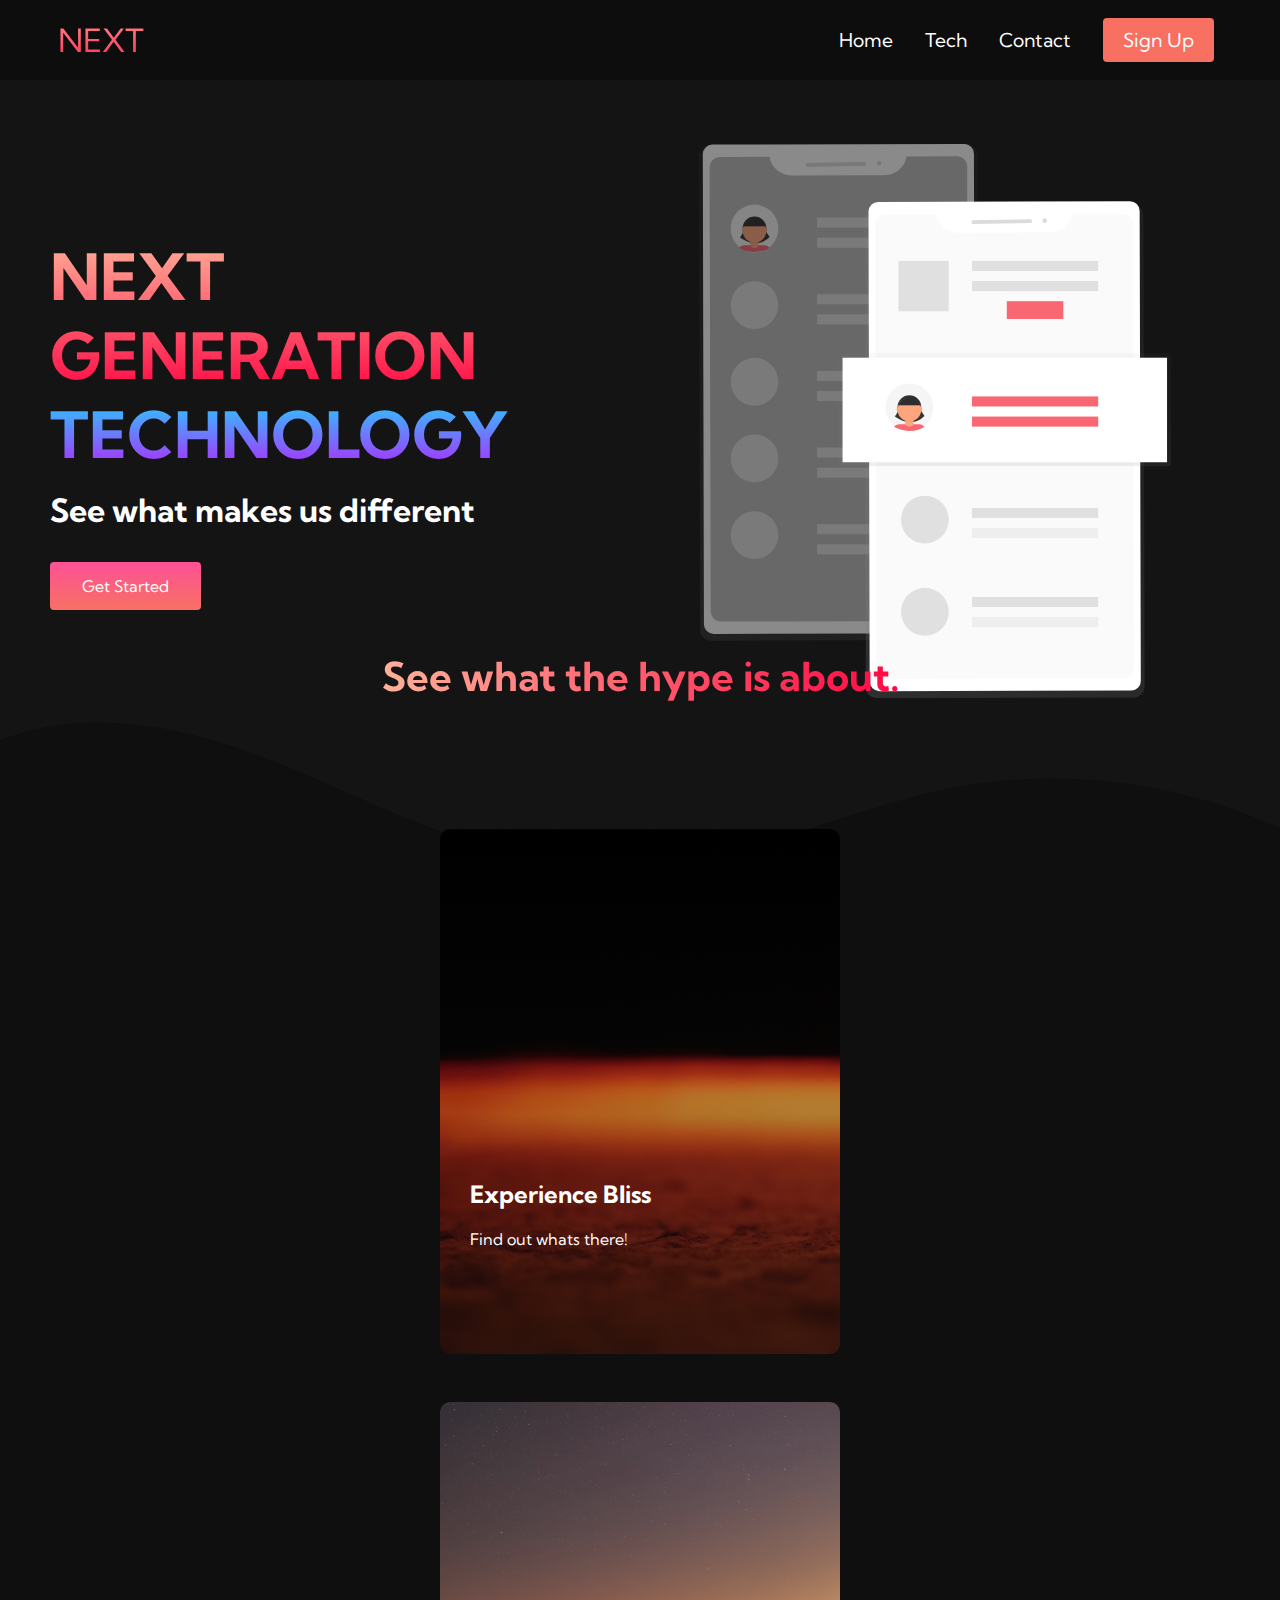
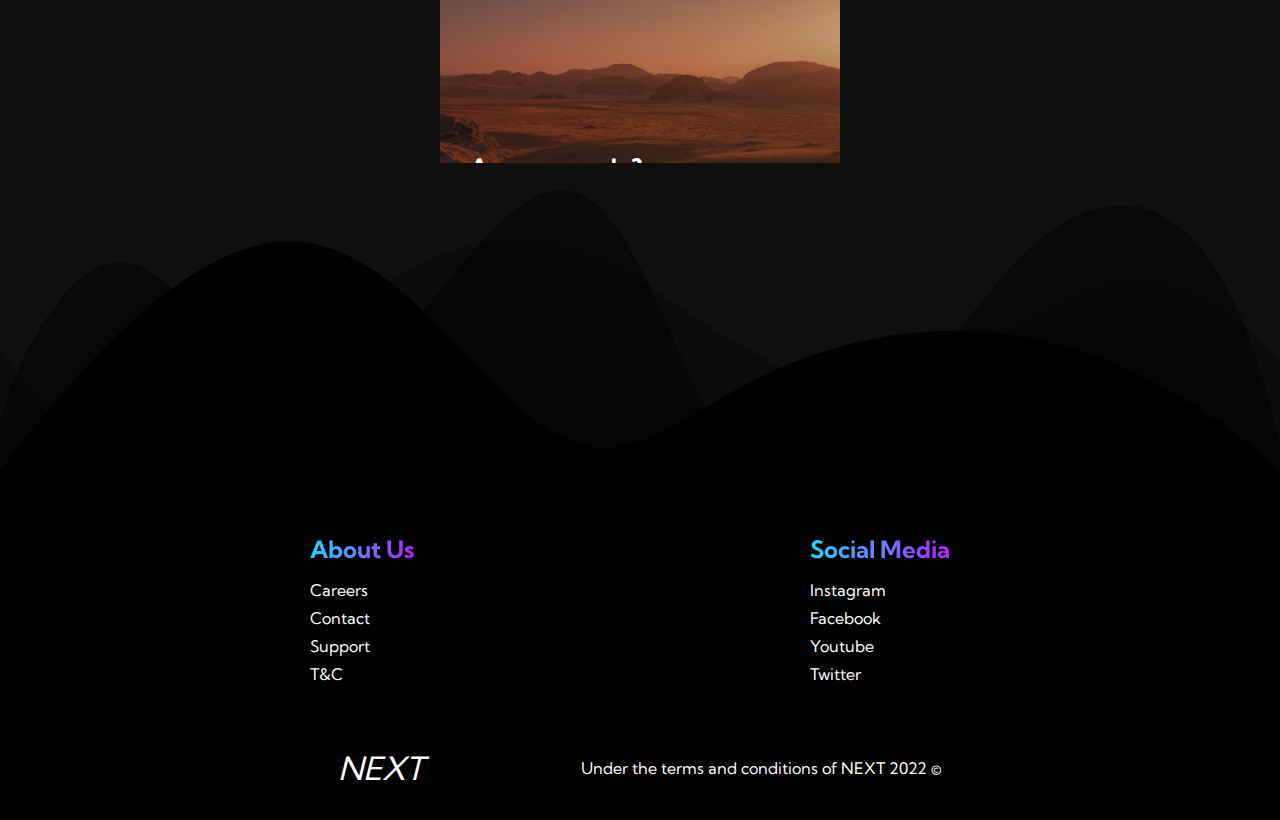
<file: index.html>
<!DOCTYPE html>
<html lang="en">
    <head>
        <meta charset="UTF-8">
        <meta name="viewport"
        content="width=device-width,
        initial-scale=0.1">
        <title>NEXT Website</title>
        <link rel="stylesheet" href="styles.css" />
        <link rel="stylesheet" href="https://use.fontawesome.com/releases/v5.14.0/css/all.css"
        integrity="sha384-HzLeBuhoNPvSl5KYnjx0BT+WB0QEEqLprO+NBkkk5gbc67FTaL7XIGa2w1L0Xbgc" crossorigin="anonymous" />
        <link href="https://fonts.googleapis.com/css2?family=Kumbh+Sans:wght@400;700&display=swap" rel="stylesheet" />
    </head>
    <body>
        <!-- Navbar Section -->
        <nav class="navbar">
            <div class="navbar__container">
                <a href="/" id="navbar__logo"><i class="fas fa-gem"></i>  NEXT</a>
                <div class="navbar__toggle" id="mobile-menu">
                    <span class="bar"></span>
                    <span class="bar"></span>
                    <span class="bar"></span>
                </div>
                <ul class="navbar__menu">
                    <li class="navbar__item">
                        <a href="/" class="navbar__links"> Home </a>
                    </li>
                    <li class="navbar__item">
                        <a href="/tech.html" class="navbar__links"> Tech </a>
                    </li>
                    <li class="navbar__item">
                        <a href="contact.html" class="navbar__links"> Contact </a>
                    </li>
                    <li class="navbar__btn">
                        <a href="signup.html" class="button">Sign Up</a>
                    </li>
                </ul>
            </div>
        </nav>
        <!--Hero Sec-->
        <div class="main">
            <div class="main__container">
                <div class="main__content">
                    <h1>NEXT GENERATION</h1>
                    <h2>TECHNOLOGY</h2>
                    <p>See what makes us different</p>
                    <button class="main__btn"><a href="/">Get Started</a></button>
                </div>
                <div class="main__img--container">
                        <img src="images/pic1.svg" alt="pic1" id="main__img">
                    </div>
                    
            </div>
        </div>
        <div class="wave">
            <svg data-name="Layer 1" xmlns="http://www.w3.org/2000/svg" viewBox="0 0 1200 120" preserveAspectRatio="none">
                <path d="M321.39,56.44c58-10.79,114.16-30.13,172-41.86,82.39-16.72,168.19-17.73,250.45-.39C823.78,31,906.67,72,985.66,92.83c70.05,18.48,146.53,26.09,214.34,3V0H0V27.35A600.21,600.21,0,0,0,321.39,56.44Z" class="shape-fill"></path>
            </svg>
        </div>
        <!--Services-->
        <div class="services">
            <h1>See what the hype is about.</h1>
            <!-- row row-cols-1 row-cols-sm-2 row-cols-md-3 g-3 -->
            <div class="service__container ">
                <div class="services__card">
                    <h2>Experience Bliss</h2>
                    <p>Find out whats there!</p>
                </div>
                <div class="services__card">
                    <h2>Are you ready?</h2>
                    <p>Take the leap</p>
                </div>
            </div>
        </div>
        <div class="wave2">
            <svg data-name="Layer 1" xmlns="http://www.w3.org/2000/svg" viewBox="0 0 1200 120" preserveAspectRatio="none">
                <path d="M0,0V46.29c47.79,22.2,103.59,32.17,158,28,70.36-5.37,136.33-33.31,206.8-37.5C438.64,32.43,512.34,53.67,583,72.05c69.27,18,138.3,24.88,209.4,13.08,36.15-6,69.85-17.84,104.45-29.34C989.49,25,1113-14.29,1200,52.47V0Z" opacity=".25" class="shape-fill"></path>
                <path d="M0,0V15.81C13,36.92,27.64,56.86,47.69,72.05,99.41,111.27,165,111,224.58,91.58c31.15-10.15,60.09-26.07,89.67-39.8,40.92-19,84.73-46,130.83-49.67,36.26-2.85,70.9,9.42,98.6,31.56,31.77,25.39,62.32,62,103.63,73,40.44,10.79,81.35-6.69,119.13-24.28s75.16-39,116.92-43.05c59.73-5.85,113.28,22.88,168.9,38.84,30.2,8.66,59,6.17,87.09-7.5,22.43-10.89,48-26.93,60.65-49.24V0Z" opacity=".5" class="shape-fill"></path>
                <path d="M0,0V5.63C149.93,59,314.09,71.32,475.83,42.57c43-7.64,84.23-20.12,127.61-26.46,59-8.63,112.48,12.24,165.56,35.4C827.93,77.22,886,95.24,951.2,90c86.53-7,172.46-45.71,248.8-84.81V0Z" class="shape-fill"></path>
            </svg>
        </div>
        <!--    Footer -->
        <div class="footer__container">
            <div class="footer__links">
                <div class="footer__link--wrapper">
                    <div class="footer__link--items">
                      <h2>About Us</h2>
                      <a href="/">Careers</a>
                      <a href="/">Contact</a> 
                      <a href="/">Support</a> 
                      <a href="/">T&C</a>
                    </div>
                </div>
                <div class="footer__link--wrapper">
                    <div class="footer__link--items">
                      <h2>Social Media</h2>
                      <a href="/"><i class="fab fa-instagram"></i>  Instagram</a>
                      <a href="/"> <i class="fab fa-facebook-f"></i>    Facebook</a>
                      <a href="/"> <i class="fab fa-youtube"></i>   Youtube</a> 
                      <a href="/"><i class="fab fa-twitter"></i>    Twitter</a>
                    </div>
                </div>
            </div>
            <div class="social__media">
                <div class="social__media--wrap">
                    <div class="footer__logo">
                        <a href="/" id="footer__logo"><i class="fas fa-gem">NEXT</i></a>
                    </div>
                    <p class="website__rights">Under the terms and conditions of NEXT 2022 &copy;</p>
                </div>
            </div>
        </div>
        <script src="app.js"></script>
    </body>
</html>
</file>
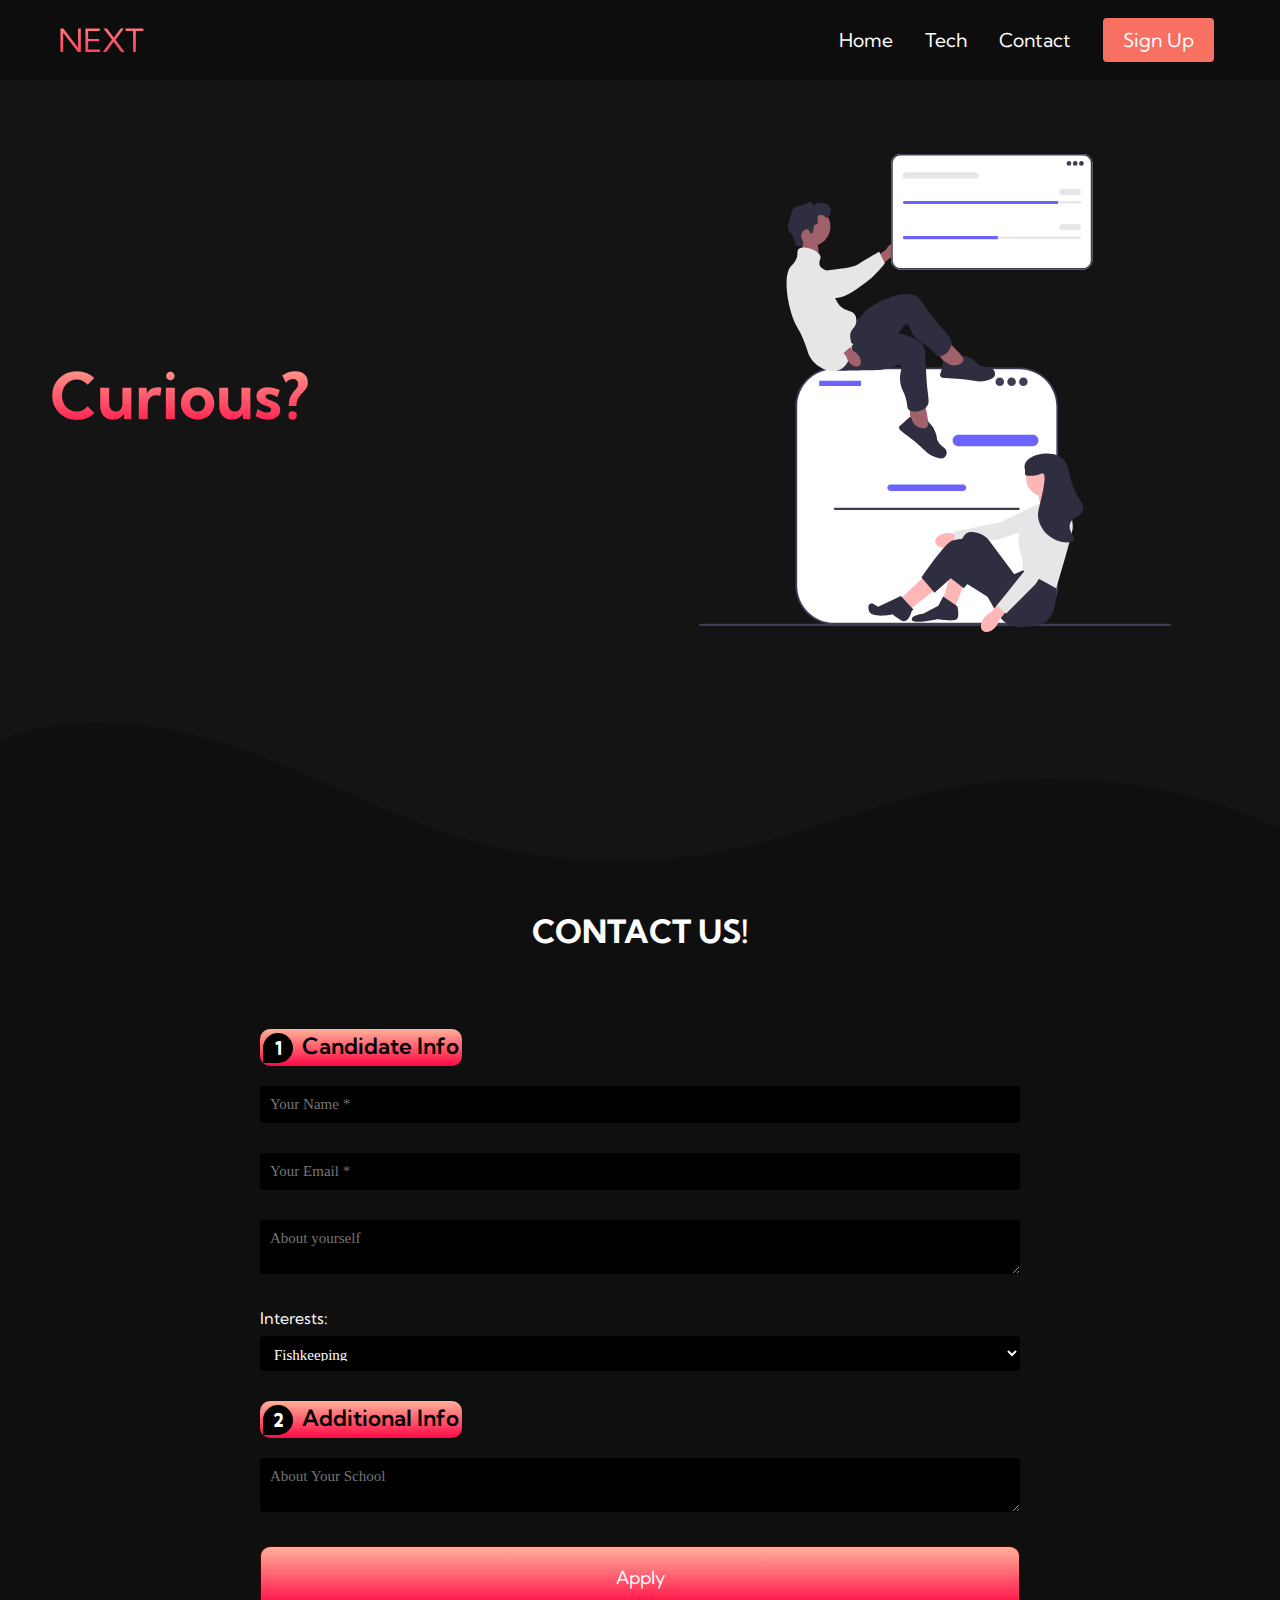
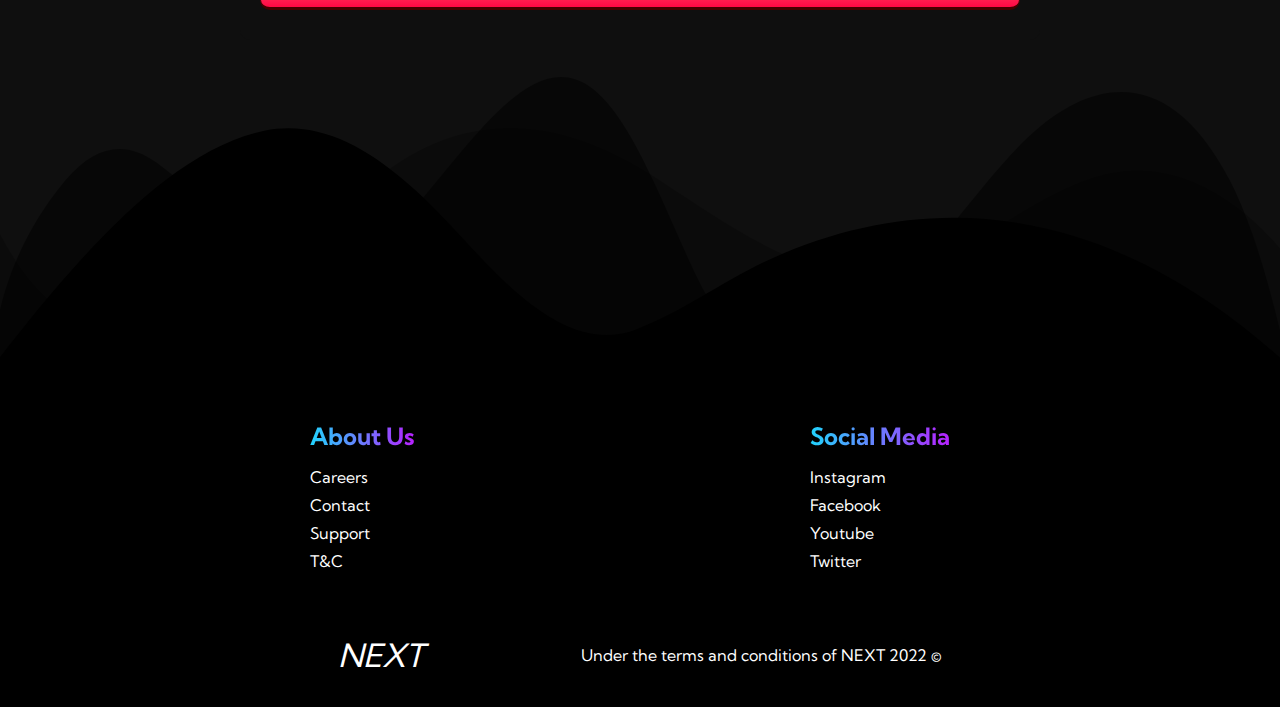
<file: contact.html>
<!DOCTYPE html>
<html lang="en">
    <head>
        <meta charset="UTF-8">
        <meta name="viewport"
        content="width=device-width,
        initial-scale=0.1">
        <title>NEXT Website</title>
        <link rel="stylesheet" href="styles.css" />
        <link rel="stylesheet" href="https://use.fontawesome.com/releases/v5.14.0/css/all.css"
        integrity="sha384-HzLeBuhoNPvSl5KYnjx0BT+WB0QEEqLprO+NBkkk5gbc67FTaL7XIGa2w1L0Xbgc" crossorigin="anonymous" />
        <link href="https://fonts.googleapis.com/css2?family=Kumbh+Sans:wght@400;700&display=swap" rel="stylesheet" />
    </head>
    <body>
        <!-- Navbar Section -->
        <nav class="navbar">
            <div class="navbar__container">
                <a href="/" id="navbar__logo"><i class="fas fa-gem"></i>  NEXT</a>
                <div class="navbar__toggle" id="mobile-menu">
                    <span class="bar"></span>
                    <span class="bar"></span>
                    <span class="bar"></span>
                </div>
                <ul class="navbar__menu">
                    <li class="navbar__item">
                        <a href="/" class="navbar__links"> Home </a>
                    </li>
                    <li class="navbar__item">
                        <a href="/tech.html" class="navbar__links"> Tech </a>
                    </li>
                    <li class="navbar__item">
                        <a href="/" class="navbar__links"> Contact </a>
                    </li>
                    <li class="navbar__btn">
                        <a href="/" class="button">Sign Up</a>
                    </li>
                </ul>
            </div>
        </nav>

        <!--Hero Sec-->
        <div class="main">
            <div class="main__container">
                <div class="main__content">
                    <h1>Curious?</h1>
                </div>
                <div class="main__img--container">
                        <img src="images/pic9.svg" alt="pic1" id="main__img">
                    </div>
            </div>
        </div>
        <div class="wave">
            <svg data-name="Layer 1" xmlns="http://www.w3.org/2000/svg" viewBox="0 0 1200 120" preserveAspectRatio="none">
                <path d="M321.39,56.44c58-10.79,114.16-30.13,172-41.86,82.39-16.72,168.19-17.73,250.45-.39C823.78,31,906.67,72,985.66,92.83c70.05,18.48,146.53,26.09,214.34,3V0H0V27.35A600.21,600.21,0,0,0,321.39,56.44Z" class="shape-fill"></path>
            </svg>
        </div>
        <div class="text">
            <div class="text__container2">
                <h2>CONTACT US!</h2>
                <div class="form-style-5">
                    <form>
                    <fieldset>
                    <legend><span class="number">1</span> Candidate Info</legend>
                    <input type="text" name="field1" placeholder="Your Name *">
                    <input type="email" name="field2" placeholder="Your Email *">
                    <textarea name="field3" placeholder="About yourself"></textarea>
                    <label for="job">Interests:</label>
                    <select id="job" name="field4">
                    <optgroup label="Indoors">
                      <option value="fishkeeping">Fishkeeping</option>
                      <option value="reading">Reading</option>
                      <option value="boxing">Boxing</option>
                      <option value="debate">Debate</option>
                      <option value="gaming">Gaming</option>
                      <option value="snooker">Snooker</option>
                      <option value="other_indoor">Other</option>
                    </optgroup>
                    <optgroup label="Outdoors">
                      <option value="football">Football</option>
                      <option value="swimming">Swimming</option>
                      <option value="fishing">Fishing</option>
                      <option value="climbing">Climbing</option>
                      <option value="cycling">Cycling</option>
                      <option value="other_outdoor">Other</option>
                    </optgroup>
                    </select>      
                    </fieldset>
                    <fieldset>
                    <legend><span class="number">2</span> Additional Info</legend>
                    <textarea name="field3" placeholder="About Your School"></textarea>
                    </fieldset>
                    <input type="submit" value="Apply" />
                    </form>
                    </div>
            </div>
        </div>
        <div class="wave2">
            <svg data-name="Layer 1" xmlns="http://www.w3.org/2000/svg" viewBox="0 0 1200 120" preserveAspectRatio="none">
                <path d="M0,0V46.29c47.79,22.2,103.59,32.17,158,28,70.36-5.37,136.33-33.31,206.8-37.5C438.64,32.43,512.34,53.67,583,72.05c69.27,18,138.3,24.88,209.4,13.08,36.15-6,69.85-17.84,104.45-29.34C989.49,25,1113-14.29,1200,52.47V0Z" opacity=".25" class="shape-fill"></path>
                <path d="M0,0V15.81C13,36.92,27.64,56.86,47.69,72.05,99.41,111.27,165,111,224.58,91.58c31.15-10.15,60.09-26.07,89.67-39.8,40.92-19,84.73-46,130.83-49.67,36.26-2.85,70.9,9.42,98.6,31.56,31.77,25.39,62.32,62,103.63,73,40.44,10.79,81.35-6.69,119.13-24.28s75.16-39,116.92-43.05c59.73-5.85,113.28,22.88,168.9,38.84,30.2,8.66,59,6.17,87.09-7.5,22.43-10.89,48-26.93,60.65-49.24V0Z" opacity=".5" class="shape-fill"></path>
                <path d="M0,0V5.63C149.93,59,314.09,71.32,475.83,42.57c43-7.64,84.23-20.12,127.61-26.46,59-8.63,112.48,12.24,165.56,35.4C827.93,77.22,886,95.24,951.2,90c86.53-7,172.46-45.71,248.8-84.81V0Z" class="shape-fill"></path>
            </svg>
        </div>

        <!--    Footer -->
        <div class="footer__container">
            <div class="footer__links">
                <div class="footer__link--wrapper">
                    <div class="footer__link--items">
                      <h2>About Us</h2>
                      <a href="/">Careers</a>
                      <a href="/">Contact</a> 
                      <a href="/">Support</a> 
                      <a href="/">T&C</a>
                    </div>
                </div>
                <div class="footer__link--wrapper">
                    <div class="footer__link--items">
                      <h2>Social Media</h2>
                      <a href="/"><i class="fab fa-instagram"></i>  Instagram</a>
                      <a href="/"> <i class="fab fa-facebook-f"></i>    Facebook</a>
                      <a href="/"> <i class="fab fa-youtube"></i>   Youtube</a> 
                      <a href="/"><i class="fab fa-twitter"></i>    Twitter</a>
                    </div>
                </div>
            </div>
            <div class="social__media">
                <div class="social__media--wrap">
                    <div class="footer__logo">
                        <a href="/" id="footer__logo"><i class="fas fa-gem">NEXT</i></a>
                    </div>
                    <p class="website__rights">Under the terms and conditions of NEXT 2022 &copy;</p>
                </div>
            </div>
        </div>
        <script src="app.js"></script>
    </body>
</html>
</file>
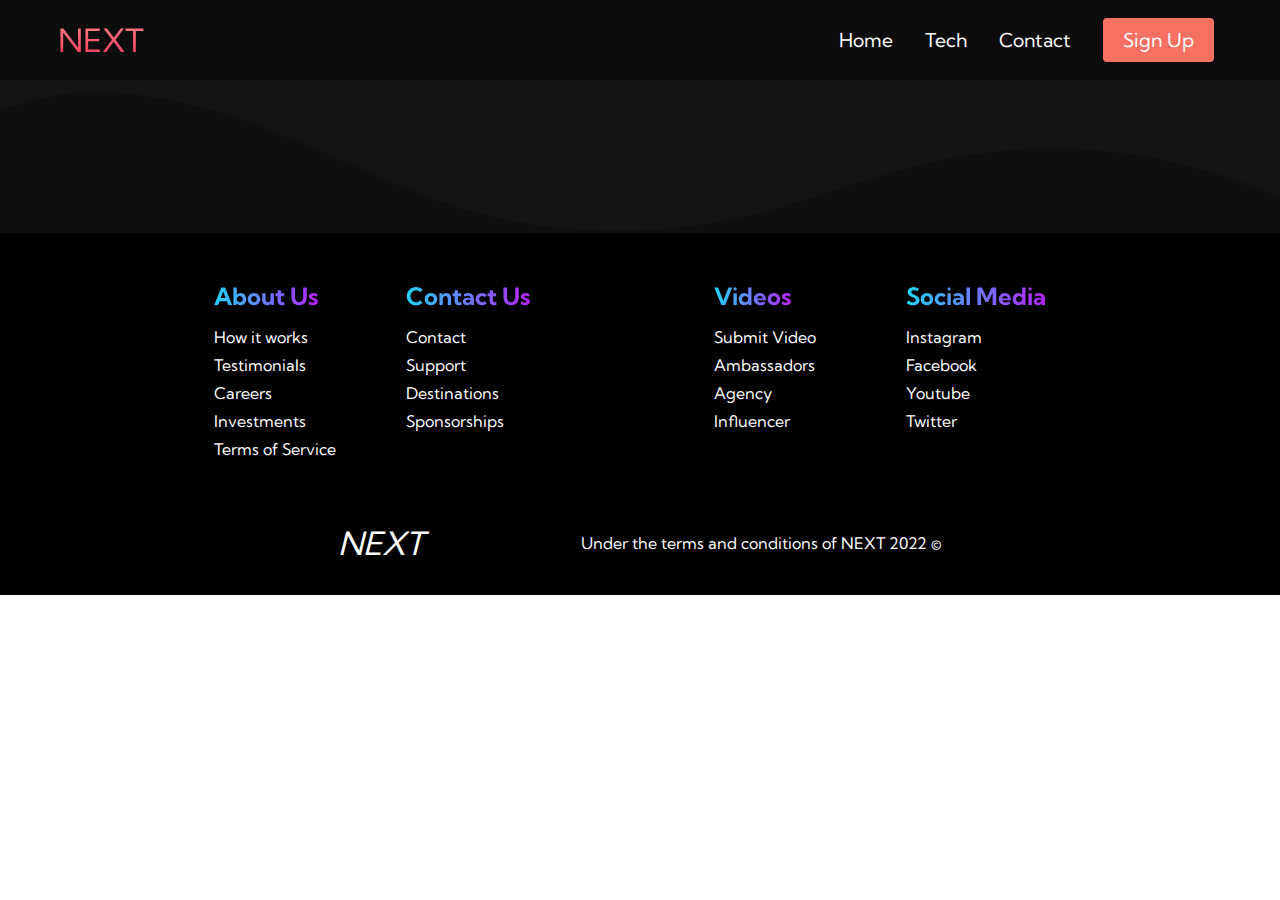
<file: login.html>
<!DOCTYPE html>
<html lang="en">
    <head>
        <meta charset="UTF-8">
        <meta name="viewport"
        content="width=device-width,
        initial-scale=0.1">
        <title>NEXT Website</title>
        <link rel="stylesheet" href="styles.css" />
        <link rel="stylesheet" href="https://use.fontawesome.com/releases/v5.14.0/css/all.css"
        integrity="sha384-HzLeBuhoNPvSl5KYnjx0BT+WB0QEEqLprO+NBkkk5gbc67FTaL7XIGa2w1L0Xbgc" crossorigin="anonymous" />
        <link href="https://fonts.googleapis.com/css2?family=Kumbh+Sans:wght@400;700&display=swap" rel="stylesheet" />
    </head>
    <body>
        <!-- Navbar Section -->
        <nav class="navbar">
            <div class="navbar__container">
                <a href="/" id="navbar__logo"><i class="fas fa-gem"></i>  NEXT</a>
                <div class="navbar__toggle" id="mobile-menu">
                    <span class="bar"></span>
                    <span class="bar"></span>
                    <span class="bar"></span>
                </div>
                <ul class="navbar__menu">
                    <li class="navbar__item">
                        <a href="/" class="navbar__links"> Home </a>
                    </li>
                    <li class="navbar__item">
                        <a href="/tech.html" class="navbar__links"> Tech </a>
                    </li>
                    <li class="navbar__item">
                        <a href="/" class="navbar__links"> Contact </a>
                    </li>
                    <li class="navbar__btn">
                        <a href="/" class="button">Sign Up</a>
                    </li>
                </ul>
            </div>
        </nav>
        <div class="wave">
            <svg data-name="Layer 1" xmlns="http://www.w3.org/2000/svg" viewBox="0 0 1200 120" preserveAspectRatio="none">
                <path d="M321.39,56.44c58-10.79,114.16-30.13,172-41.86,82.39-16.72,168.19-17.73,250.45-.39C823.78,31,906.67,72,985.66,92.83c70.05,18.48,146.53,26.09,214.34,3V0H0V27.35A600.21,600.21,0,0,0,321.39,56.44Z" class="shape-fill"></path>
            </svg>
        </div>
        <!--    Footer -->
        <div class="footer__container">
            <div class="footer__links">
                <div class="footer__link--wrapper">
                    <div class="footer__link--items">
                      <h2>About Us</h2>
                      <a href="/sign__up">How it works</a> <a href="/">Testimonials</a>
                      <a href="/">Careers</a> <a href="/">Investments</a>
                      <a href="/">Terms of Service</a>
                    </div>
                    <div class="footer__link--items">
                      <h2>Contact Us</h2>
                      <a href="/">Contact</a> <a href="/">Support</a>
                      <a href="/">Destinations</a> <a href="/">Sponsorships</a>
                    </div>
                </div>
                <div class="footer__link--wrapper">
                    <div class="footer__link--items">
                      <h2>Videos</h2>
                      <a href="/">Submit Video</a> <a href="/">Ambassadors</a>
                      <a href="/">Agency</a> <a href="/">Influencer</a>
                    </div>
                    <div class="footer__link--items">
                      <h2>Social Media</h2>
                      <a href="/"><i class="fab fa-instagram"></i>  Instagram</a>
                      <a href="/"> <i class="fab fa-facebook-f"></i>    Facebook</a>
                      <a href="/"> <i class="fab fa-youtube"></i>   Youtube</a> 
                      <a href="/"><i class="fab fa-twitter"></i>    Twitter</a>
                    </div>
                </div>
            </div>
            <div class="social__media">
                <div class="social__media--wrap">
                    <div class="footer__logo">
                        <a href="/" id="footer__logo"><i class="fas fa-gem">NEXT</i></a>
                    </div>
                    <p class="website__rights">Under the terms and conditions of NEXT 2022 &copy;</p>
                </div>
            </div>
        </div>
        <script src="app.js"></script>
    </body>
</html>
</file>
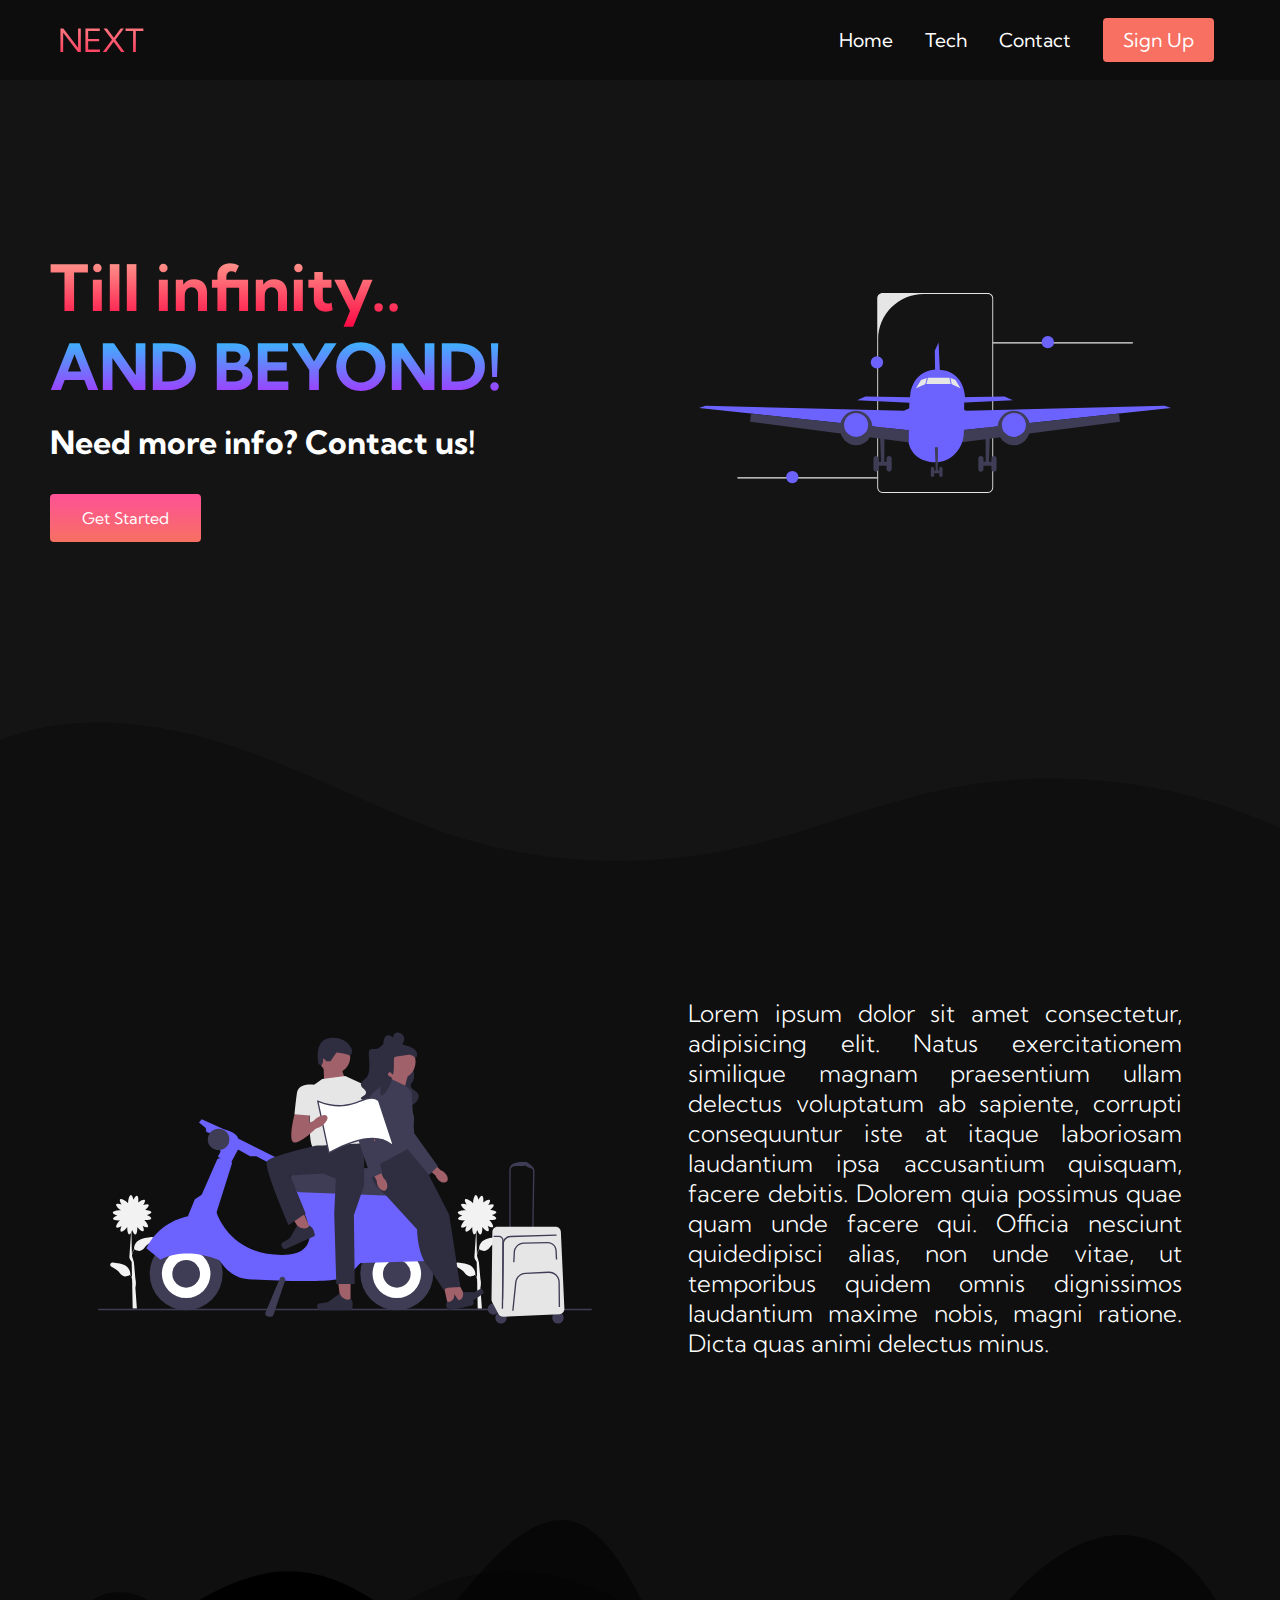
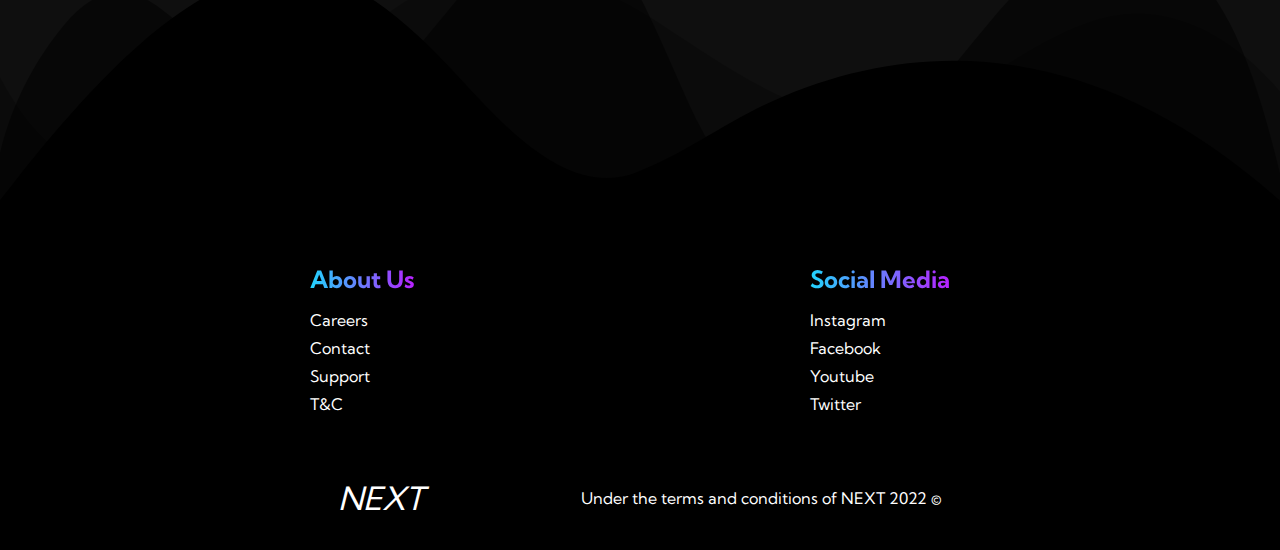
<file: tech.html>
<!DOCTYPE html>
<html lang="en">
  <head>
    <meta charset="UTF-8" />
    <meta
      name="viewport"
      content="width=device-width,
        initial-scale=0.1"
    />
    <title>NEXT Website</title>
    <link rel="stylesheet" href="styles.css" />
    <link
      rel="stylesheet"
      href="https://use.fontawesome.com/releases/v5.14.0/css/all.css"
      integrity="sha384-HzLeBuhoNPvSl5KYnjx0BT+WB0QEEqLprO+NBkkk5gbc67FTaL7XIGa2w1L0Xbgc"
      crossorigin="anonymous"
    />
    <link
      href="https://fonts.googleapis.com/css2?family=Kumbh+Sans:wght@400;700&display=swap"
      rel="stylesheet"
    />
  </head>
  <body>
    <!-- Navbar Section -->
    <nav class="navbar">
      <div class="navbar__container">
        <a href="/" id="navbar__logo"><i class="fas fa-gem"></i> NEXT</a>
        <div class="navbar__toggle" id="mobile-menu">
          <span class="bar"></span>
          <span class="bar"></span>
          <span class="bar"></span>
        </div>
        <ul class="navbar__menu">
          <li class="navbar__item">
            <a href="/" class="navbar__links"> Home </a>
          </li>
          <li class="navbar__item">
            <a href="/tech.html" class="navbar__links"> Tech </a>
          </li>
          <li class="navbar__item">
            <a href="/" class="navbar__links"> Contact </a>
          </li>
          <li class="navbar__btn">
            <a href="/" class="button">Sign Up</a>
          </li>
        </ul>
      </div>
    </nav>

    <!--Hero Sec-->
    <div class="main">
      <div class="main__container">
        <div class="main__content">
          <h1>Till infinity..</h1>
          <h2>AND BEYOND!</h2>
          <p>Need more info? Contact us!</p>
          <button class="main__btn"><a href="">Get Started</a></button>
        </div>
        <div class="main__img--container">
          <img src="images/pic6.svg" alt="pic1" id="main__img" />
        </div>
      </div>
    </div>
    <div class="wave">
        <svg
          data-name="Layer 1"
          xmlns="http://www.w3.org/2000/svg"
          viewBox="0 0 1200 120"
          preserveAspectRatio="none"
        >
          <path
            d="M321.39,56.44c58-10.79,114.16-30.13,172-41.86,82.39-16.72,168.19-17.73,250.45-.39C823.78,31,906.67,72,985.66,92.83c70.05,18.48,146.53,26.09,214.34,3V0H0V27.35A600.21,600.21,0,0,0,321.39,56.44Z"
            class="shape-fill"
          ></path>
        </svg>
      </div>
    <div class="text">
      <div class="text__container">
        <img src="/images/pic5.svg" alt="" class="pimg" />
        <p class="para">
          Lorem ipsum dolor sit amet consectetur, adipisicing elit. Natus
          exercitationem similique magnam praesentium ullam delectus voluptatum
          ab sapiente, corrupti consequuntur iste at itaque laboriosam
          laudantium ipsa accusantium quisquam, facere debitis. Dolorem quia
          possimus quae quam unde facere qui. Officia nesciunt quidedipisci
          alias, non unde vitae, ut temporibus quidem omnis dignissimos
          laudantium maxime nobis, magni ratione. Dicta quas animi delectus
          minus.
        </p>
      </div>
    </div>
    <div class="wave2">
      <svg
        data-name="Layer 1"
        xmlns="http://www.w3.org/2000/svg"
        viewBox="0 0 1200 120"
        preserveAspectRatio="none"
      >
        <path
          d="M0,0V46.29c47.79,22.2,103.59,32.17,158,28,70.36-5.37,136.33-33.31,206.8-37.5C438.64,32.43,512.34,53.67,583,72.05c69.27,18,138.3,24.88,209.4,13.08,36.15-6,69.85-17.84,104.45-29.34C989.49,25,1113-14.29,1200,52.47V0Z"
          opacity=".25"
          class="shape-fill"
        ></path>
        <path
          d="M0,0V15.81C13,36.92,27.64,56.86,47.69,72.05,99.41,111.27,165,111,224.58,91.58c31.15-10.15,60.09-26.07,89.67-39.8,40.92-19,84.73-46,130.83-49.67,36.26-2.85,70.9,9.42,98.6,31.56,31.77,25.39,62.32,62,103.63,73,40.44,10.79,81.35-6.69,119.13-24.28s75.16-39,116.92-43.05c59.73-5.85,113.28,22.88,168.9,38.84,30.2,8.66,59,6.17,87.09-7.5,22.43-10.89,48-26.93,60.65-49.24V0Z"
          opacity=".5"
          class="shape-fill"
        ></path>
        <path
          d="M0,0V5.63C149.93,59,314.09,71.32,475.83,42.57c43-7.64,84.23-20.12,127.61-26.46,59-8.63,112.48,12.24,165.56,35.4C827.93,77.22,886,95.24,951.2,90c86.53-7,172.46-45.71,248.8-84.81V0Z"
          class="shape-fill"
        ></path>
      </svg>
    </div>

    <!--    Footer -->
    <div class="footer__container">
      <div class="footer__links">
        <div class="footer__link--wrapper">
          <div class="footer__link--items">
            <h2>About Us</h2>
            <a href="/">Careers</a>
            <a href="/">Contact</a>
            <a href="/">Support</a>
            <a href="/">T&C</a>
          </div>
        </div>
        <div class="footer__link--wrapper">
          <div class="footer__link--items">
            <h2>Social Media</h2>
            <a href="/"><i class="fab fa-instagram"></i> Instagram</a>
            <a href="/"> <i class="fab fa-facebook-f"></i> Facebook</a>
            <a href="/"> <i class="fab fa-youtube"></i> Youtube</a>
            <a href="/"><i class="fab fa-twitter"></i> Twitter</a>
          </div>
        </div>
      </div>
      <div class="social__media">
        <div class="social__media--wrap">
          <div class="footer__logo">
            <a href="/" id="footer__logo"><i class="fas fa-gem">NEXT</i></a>
          </div>
          <p class="website__rights">
            Under the terms and conditions of NEXT 2022 &copy;
          </p>
        </div>
      </div>
    </div>
    <script src="app.js"></script>
  </body>
</html>
</file>
<file: styles.css>
* {
  box-sizing: border-box;
  margin: 0;
  padding: 0;
  font-family: "Kumbh Sans", sans-serif;
}

.navbar {
  background-color: #0d0d0d;
  height: 80px;
  display: flex;
  justify-content: center;
  align-items: center;
  font-size: 1.2rem;
  position: sticky;
  top: 0;
  z-index: 999;
}

.navbar__container {
  display: flex;
  justify-content: space-between;
  height: 80px;
  z-index: 1;
  width: 100%;
  max-width: 1300px;
  margin: 0 auto;
  padding: 0 50px;
}

#navbar__logo {
  background-color: #ff8177;
  background-image: linear-gradient(to top, #ff0844 0%, #ffb19f 100%);
  background-size: 100%;
  -webkit-background-clip: text;
  -moz-background-clip: text;
  -webkit-text-fill-color: transparent;
  -moz-text-fill-color: transparent;
  display: flex;
  align-items: center;
  cursor: pointer;
  text-decoration: none;
  font-size: 2rem;
}

.fa-gem {
  margin-right: 0.5rem;
}

.navbar__menu {
  display: flex;
  align-items: center;
  list-style: none;
  text-align: center;
}

.navbar__item {
  height: 80px;
}

.navbar__links {
  color: #ffffff;
  display: flex;
  align-items: center;
  justify-content: center;
  text-decoration: none;
  padding: 0 1rem;
  height: 100%;
}

.navbar__btn {
  display: flex;
  justify-content: center;
  align-items: center;
  padding: 0 1rem;
  width: 100%;
}

.button {
  display: flex;
  justify-self: center;
  align-items: center;
  text-decoration: none;
  padding: 10px 20px;
  height: 100%;
  width: 100%;
  border: none;
  outline: none;
  border-radius: 4px;
  background: #f77062;
  color: white;
}

.button:hover {
  transform: scale(1.1);
  background-color: #4837ff;
  transition: all 0.3s ease;
}

.navbar__links:hover {
  transform: scale(1.1);
  color: #f77062;
  transition: all 0.3s ease;
}

@media screen and (max-width: 960px) {
  .navbar__container {
    display: flex;
    justify-content: space-between;
    height: 80px;
    z-index: 1;
    width: 100%;
    max-width: 1300px;
    padding: 0;
  }

  .navbar__menu {
    display: grid;
    grid-template-columns: auto;
    margin: 0;
    width: 100%;
    position: absolute;
    top: -1000px;
    opacity: 0;
    transition: all 0.5s ease;
    height: 50vh;
    z-index: -1;
    background: #131313;
  }

  .navbar__menu.active {
    background: #131313;
    top: 100%;
    opacity: 1;
    transition: all 0.5s ease;
    z-index: 99;
    height: 50vh;
    font-size: 1.6rem;
  }

  #navbar__logo {
    padding-left: 25px;
  }

  .navbar__toggle .bar {
    width: 25px;
    height: 3px;
    margin: 5px auto;
    transition: all 0.3s ease-in-out;
    background-color: white;
  }

  .navbar__item {
    width: 100%;
  }

  .navbar__links {
    text-align: center;
    padding: 2rem;
    width: 100%;
    display: table;
  }

  #mobile-menu {
    position: absolute;
    top: 20%;
    right: 5%;
    transform: translate(5%, 20%);
  }

  .navbar__btn {
    padding-bottom: 2rem;
  }

  .button {
    display: flex;
    content: center;
    align-items: center;
    width: 80%;
    height: 80px;
    margin: 0;
  }

  .navbar__toggle .bar {
    display: block;
    cursor: pointer;
  }

  #mobile-menu.is-active .bar:nth-child(2) {
    opacity: 0;
  }

  #mobile-menu.is-active .bar:nth-child(1) {
    transform: translateY(8px) rotate(45deg);
  }

  #mobile-menu.is-active .bar:nth-child(3) {
    transform: translateY(-8px) rotate(-45deg);
  }
}

/* Hero section */

.main {
  background-color: #141414;
}

.main__container {
  display: grid;
  grid-template-columns: 1fr 1fr;
  align-items: center;
  justify-content: center;
  margin: 0 auto;
  height: 70vh;
  background-color: #141414;
  z-index: 1;
  width: 100%;
  max-width: 1300px;
  padding: 0 50px;
}

.main__content h1 {
  font-size: 4rem;
  background-color: #ff8177;
  background-image: linear-gradient(to top, #ff0844 0%, #ffb199 100%);
  background-size: 100%;
  -webkit-background-clip: text;
  -moz-background-clip: text;
  -webkit-text-fill-color: transparent;
  -moz-text-fill-color: transparent;
}

.main__content h2 {
  font-size: 4rem;
  background-color: #ff8177;
  background-image: linear-gradient(to top, #b721ff 0%, #21d4fd 100%);
  background-size: 100%;
  -webkit-background-clip: text;
  -moz-background-clip: text;
  -webkit-text-fill-color: transparent;
  -moz-text-fill-color: transparent;
}

.main__content p {
  margin-top: 1rem;
  font-size: 2rem;
  font-weight: 700;
  color: white;
}

.main__btn {
  font-size: 1rem;
  background-image: linear-gradient(to top, #f77062 0%, #fe5196 100%);
  padding: 14px 32px;
  border: none;
  border-radius: 4px;
  color: white;
  margin-top: 2rem;
  cursor: pointer;
  position: relative;
  transform: all 0.35s;
  outline: none;
}

.main__btn a {
  position: relative;
  z-index: 2;
  color: white;
  text-decoration: none;
}

.main__btn:after {
  position: absolute;
  content: "";
  top: 0;
  left: 0;
  width: 0;
  height: 100%;
  background-color: #4837ff;
  transition: all 0.35s;
  border-radius: 4px;
}

.main__btn:hover {
  color: white;
}

.main__btn:hover:after {
  transform: scale(1.1);
  width: 100%;
}

.main__img--container {
  text-align: center;
  padding: 4rem 0;
}

#main__img {
  height: 80%;
  width: 80%;
}

.form-style-5{
    width: 800px;
	padding: 10px 0px;
	background: #ffffff;
	margin: 10px auto;
	padding: 20px;
	background: #0f0f0f;
	border-radius: 10px;
	font-family: Georgia, "Times New Roman", Times, serif;
}
.form-style-5 fieldset{
	border: none;
}
.form-style-5 legend {
    font-weight: 600;
	font-size: 1.4em;
	margin-bottom: 20px;
    padding: 3px;
    background-color: #ff8177;
    background-image: linear-gradient(to top, #ff0844 0%, #ffb199 100%);
    background-size: 100%;
    border-radius: 10px;
}
.form-style-5 label {
	display: block;
	margin-bottom: 8px;
    color: white;
}
.form-style-5 input[type="text"],
.form-style-5 input[type="date"],
.form-style-5 input[type="datetime"],
.form-style-5 input[type="email"],
.form-style-5 input[type="number"],
.form-style-5 input[type="search"],
.form-style-5 input[type="time"],
.form-style-5 input[type="url"],
.form-style-5 textarea,
.form-style-5 select {
	font-family: Georgia, "Times New Roman", Times, serif;
	background: rgb(255, 255, 255);
	border: none;
	border-radius: 4px;
	font-size: 15px;
	margin: 0;
	outline: 0;
	padding: 10px;
	width: 100%;
	box-sizing: border-box; 
	-webkit-box-sizing: border-box;
	-moz-box-sizing: border-box; 
	background-color: #000000;
	color:#ffffff;
	-webkit-box-shadow: 0 1px 0 rgba(0,0,0,0.03) inset;
	box-shadow: 0 1px 0 rgba(0,0,0,0.03) inset;
	margin-bottom: 30px;
}
.form-style-5 input[type="text"]:focus,
.form-style-5 input[type="date"]:focus,
.form-style-5 input[type="datetime"]:focus,
.form-style-5 input[type="email"]:focus,
.form-style-5 input[type="number"]:focus,
.form-style-5 input[type="search"]:focus,
.form-style-5 input[type="time"]:focus,
.form-style-5 input[type="url"]:focus,
.form-style-5 textarea:focus,
.form-style-5 select:focus{
	background: #222222;
}
.form-style-5 select{
	-webkit-appearance: menulist-button;
	height:35px;
}
.form-style-5 .number {
	background: #000000;
	color: rgb(255, 255, 255);
	height: 30px;
	width: 30px;
	display: inline-block;
	font-size: 0.8em;
	margin-right: 4px;
	line-height: 30px;
	text-align: center;
	text-shadow: 0 1px 0 rgb(255, 255, 255);
	border-radius: 15px 15px 15px 0px;
}

.form-style-5 input[type="submit"],
.form-style-5 input[type="button"]
{
	position: relative;
	display: block;
	padding: 19px 39px 18px 39px;
	color: rgb(255, 255, 255);
	margin: 0 auto;
    background-color: #ff8177;
    background-image: linear-gradient(to top, #ff0844 0%, #ffb199 100%);
    background-size: 100%;
	font-size: 18px;
	text-align: center;
	font-style: normal;
	width: 100%;
	border: 1px solid #450000;
    border-radius: 10px;
	border-width: 1px 1px 3px;
	margin-bottom: 10px;
}
.form-style-5 input[type="submit"]:hover,
.form-style-5 input[type="button"]:hover
{
    transform:scale(1.02);
    transition:0.3s;
    background-color: #ff8177;
    background-image: linear-gradient(to top, #b721ff 0%, #21d4fd 100%);
    background-size: 100%;
    border-radius: 10px;
}

/* Mobile resp*/

@media screen and (max-width: 768px) {
  .main__container {
    display: grid;
    grid-template-columns: auto;
    align-items: center;
    justify-content: center;
    width: 100%;
    margin: 0 auto;
    height: 90vh;
  }

  .main__content {
    text-align: center;
    margin-bottom: 4rem;
  }

  .main__content h1 {
    font-size: 2.5rem;
    margin-top: 2rem;
  }

  .main__content h2 {
    font-size: 3rem;
  }

  .main__content p {
    margin-top: 1rem;
    font-size: 1.5rem;
  }
}

@media screen and (max-width: 480px) {
  .main__content h1 {
    font-size: 2rem;
    margin-top: 3rem;
  }

  .main__content h2 {
    font-size: 2rem;
  }

  .main__content p {
    margin-top: 2rem;
    font-size: 1.5rem;
  }

  .main__btn {
    padding: 12px 36px;
    margin: 2.5rem 0;
  }
}

/*Tech.text section*/

.text {
  background-color: #141414;
}

.text__container {
  display: grid;
  grid-template-columns: 1fr 1fr;
  align-items: center;
  justify-content: center;
  margin: 0 auto;
  height: 70vh;
  background-color: #0f0f0f;
  z-index: 1;
  width: 100%;
  max-width: 1300px;
  padding: 0 50px;
}

.text__container2 {
    display: grid;
    grid-template-columns:1fr;
    align-items: center;
    justify-content: center;
    margin: 0 auto;
    height: 100%;
    background-color: #0f0f0f;
    z-index: 1;
    width: 100%;
    max-width: 1300px;
    padding: 0;
  }

  .text__container2 h2 {
    color: white;
    padding: 3rem;
    text-align: center;
    font-size: 2rem;
  }
  

.pimg {
  padding: 0 3rem;
  width: 100%;
  height: 100%;
}

.para {
  margin: 1rem;
  font-size: 1.5rem;
  font-weight: 300;
  color: white;
  text-align: justify;
  padding: 2rem;
}

.para:hover {
  transform: scale(1.1);
  transition: 0.3s ease;
  border-radius: 20px;
  -webkit-box-shadow: 0px 10px 13px -7px #000000,
    0px 0px 50px 18px rgba(0, 0, 0, 0.45);
  box-shadow: 0px 10px 13px -7px #000000, 0px 0px 50px 18px rgba(0, 0, 0, 0.45);
}

@media screen and (max-width: 768px) {
  .text__container {
    display: grid;
    grid-template-columns: auto;
    align-items: center;
    justify-content: center;
    width: 100%;
    margin: 0 auto;
    height: 90vh;
  }

  .text__container img {
    font-size: 2.5rem;
    margin-top: 2rem;
  }

  .text__container p {
    margin-top: 1rem;
    font-size: 1.4rem;
  }
}

@media screen and (max-width: 480px) {
  .text__container img {
    font-size: 2rem;
    margin-top: 3rem;
  }

  .main__content p {
    margin-top: 2rem;
    font-size: 1.5rem;
  }
}

/*Services*/

.services {
  background: #0f0f0f;
  display: flex;
  flex-direction: column;
  justify-content: center;
  align-items: center;
  height: 100vh;
}

.services h1 {
  background-color: #ff8177;
  background-image: linear-gradient(to left, #ff0844 0%, #ffb199 100%);
  background-size: 100%;
  margin-bottom: 5rem;
  font-size: 2.5rem;
  -webkit-background-clip: text;
  -moz-background-clip: text;
  -webkit-text-fill-color: transparent;
  -moz-text-fill-color: transparent;
}

.services__container {
  display: grid;
  justify-content: center;
  flex-wrap: wrap;
}

.services__card {
  margin: 3rem 2rem;
  height: 525px;
  width: 400px;
  border-radius: 10px;
  background-image: linear-gradient(
      to bottom,
      rgba(0, 0, 0, 0) 0%,
      rgba(17, 17, 17, 0.6) 100%
    ),
    url("/images/pic7.png");
  background-size: cover;
  position: relative;
  color: #fff;
}

.services__card:nth-child(1) {
  margin: 3rem 2rem;
  height: 525px;
  width: 400px;
  border-radius: 10px;
  background-image: linear-gradient(
      to bottom,
      rgba(0, 0, 0, 0) 0%,
      rgba(17, 17, 17, 0.6) 100%
    ),
    url("/images/pic8.png");
}

.services h2 {
  position: absolute;
  top: 350px;
  left: 30px;
}

.services__card p {
  position: absolute;
  top: 400px;
  left: 30px;
}

.services__card:hover {
  transform: scale(1.075);
  transition: 0.3s ease-in;
  cursor: pointer;
  -webkit-box-shadow: 0px 10px 13px -7px #000000,
    0px 0px 50px 18px rgba(0, 0, 0, 0.45);
  box-shadow: 0px 10px 13px -7px #000000, 0px 0px 50px 18px rgba(0, 0, 0, 0.45);
}

@media screen and (max-width: 960px) {
  .services {
    height: 1600px;
  }

  .services h1 {
    font-size: 2rem;
    margin-top: 12rem;
  }
}

@media screen and (max-width: 480px) {
  .services {
    height: 1400px;
  }

  .services h1 {
    font-size: 1.2rem;
  }

  .services__card {
    width: 300px;
  }
}

.wave {
  position: relative;
  bottom: 0;
  left: 0;
  width: 100%;
  overflow: hidden;
  line-height: 0;
  transform: rotate(180deg);
  background-color: #141414;
}

.wave svg {
  position: relative;
  display: block;
  width: calc(100% + 1.3px);
  height: 153px;
}

.wave .shape-fill {
  fill: #0f0f0f;
}

.wave2 {
  position: relative;
  bottom: 0;
  left: 0;
  width: 100%;
  overflow: hidden;
  line-height: 0;
  transform: rotate(180deg);
  background-color: #0f0f0f;
}

.wave2 svg {
  position: relative;
  display: block;
  width: calc(100% + 1.3px);
  height: 323px;
}

.wave2 .shape-fill {
  fill: #000000;
}

.footer__container {
  background-color: black;
  padding: 2rem 0;
  display: flex;
  flex-direction: column;
  justify-content: center;
  align-items: center;
}

#footer__logo {
  color: white;
  display: flex;
  align-items: center;
  cursor: pointer;
  text-decoration: none;
  font-size: 2rem;
}

.footer__links {
  width: 100%;
  max-width: 1000px;
  display: flex;
  justify-content: space-around;
}

.footer__link--wrapper {
  display: flex;
}

.footer__link--items {
  display: flex;
  flex-direction: column;
  align-items: flex-start;
  margin: 16px;
  text-align: left;
  width: 160px;
  box-sizing: border-box;
}

.footer__link--items h2 {
  margin-bottom: 16px;
}

.footer__link--items > h2 {
  color: white;
}

.footer__link--items a {
  color: white;
  text-decoration: none;
  margin-bottom: 0.5rem;
}

.footer__link--items h2 {
  background-image: linear-gradient(to left, #b721ff 0%, #21d4fd 100%);
  -webkit-background-clip: text;
  -moz-background-clip: text;
  -webkit-text-fill-color: transparent;
  -moz-text-fill-color: transparent;
}

.footer__link--items a:hover {
  background-image: linear-gradient(to left, #ff0844 0%, #ffb199 100%);
  transform: scale(1.075);
  transition: 0.3s ease-out;
  -webkit-background-clip: text;
  -moz-background-clip: text;
  -webkit-text-fill-color: transparent;
  -moz-text-fill-color: transparent;
}

/*social icons*/

.social__icon--link {
  color: white;
  font-size: 24px;
  padding: 0;
  border: none;
}

.social__media {
  max-width: 1000px;
  width: 100%;
}

.fa-twitter {
  color: #21d4fd;
}

.fa-youtube {
  color: red;
}

.fa-instagram {
  background-image: linear-gradient(
    to left,
    #405de6 0%,
    #833ab4 40%,
    #f56040 40%,
    #ffdc80 100%
  );
  -webkit-background-clip: text;
  -moz-background-clip: text;
  -webkit-text-fill-color: transparent;
  -moz-text-fill-color: transparent;
}

.fa-facebook-f {
  color: #5289ff;
}

.social__media--wrap {
  display: flex;
  justify-content: space-evenly;
  align-items: center;
  width: 90%;
  max-width: 1000px;
  margin: 40px auto 0 auto;
  box-sizing: border-box;
}

.social__logo {
  color: white;
  justify-self: flex-start;
  margin-left: 20px;
  cursor: pointer;
  text-decoration: none;
  font-size: 2rem;
  display: flex;
  align-items: center;
  margin-bottom: 16px;
}

.website__rights {
  color: white;
}

@media screen and (max-width: 820px) {
  .footer__links {
    padding: 2rem;
  }

  #footer__logo {
    padding: 1rem;
    text-decoration: none;
  }

  .website__rights {
    margin-bottom: 2rem;
  }

  .footer__link--wrapper {
    flex-direction: column;
  }

  .social__media--wrap {
    flex-direction: column;
  }
}

@media screen and (max-width: 480px) {
  .footer__link--items {
    margin: 0;
    padding: 10px;
    width: 100%;
  }
}
</file>
